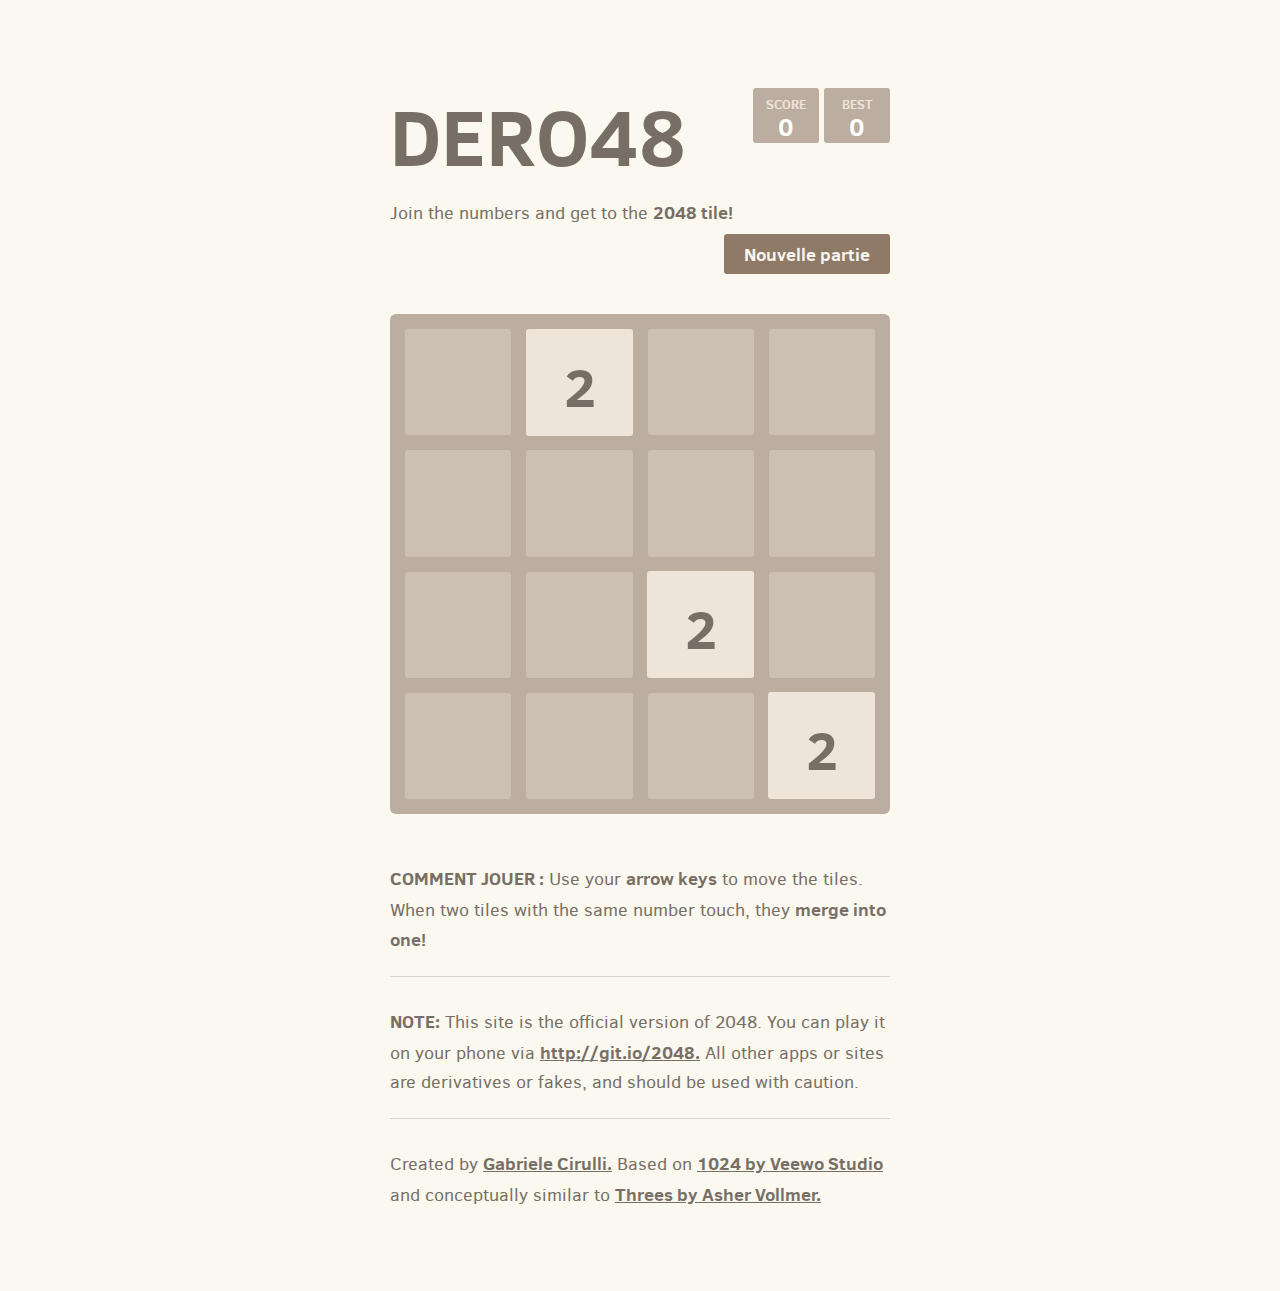
<file: index.html>
<!DOCTYPE html>
<html>
<head>
  <meta charset="utf-8">
  <title>DERO48</title>

  <link href="style/main.css" rel="stylesheet" type="text/css">
  <link rel="shortcut icon" href="favicon.ico">
  <link rel="apple-touch-icon" href="meta/apple-touch-icon.png">
  <meta name="apple-mobile-web-app-capable" content="yes">

  <meta name="HandheldFriendly" content="True">
  <meta name="MobileOptimized" content="320">
  <meta name="viewport" content="width=device-width, target-densitydpi=160dpi, initial-scale=1.0, maximum-scale=1, user-scalable=no, minimal-ui">
</head>
<body>
  <div class="container">
    <div class="heading">
      <h1 class="title">DERO48</h1>
      <div class="scores-container">
        <div class="score-container">0</div>
        <div class="best-container">0</div>
      </div>
    </div>

    <div class="above-game">
      <p class="game-intro">Join the numbers and get to the <strong>2048 tile!</strong></p>
      <a class="restart-button">Nouvelle partie</a>
    </div>

    <div class="game-container">
      <div class="game-message">
        <p></p>
        <div class="lower">
	        <a class="keep-playing-button">Keep going</a>
          <a class="retry-button">On recommence !</a>
        </div>
      </div>

      <div class="grid-container">
        <div class="grid-row">
          <div class="grid-cell"></div>
          <div class="grid-cell"></div>
          <div class="grid-cell"></div>
          <div class="grid-cell"></div>
        </div>
        <div class="grid-row">
          <div class="grid-cell"></div>
          <div class="grid-cell"></div>
          <div class="grid-cell"></div>
          <div class="grid-cell"></div>
        </div>
        <div class="grid-row">
          <div class="grid-cell"></div>
          <div class="grid-cell"></div>
          <div class="grid-cell"></div>
          <div class="grid-cell"></div>
        </div>
        <div class="grid-row">
          <div class="grid-cell"></div>
          <div class="grid-cell"></div>
          <div class="grid-cell"></div>
          <div class="grid-cell"></div>
        </div>
      </div>

      <div class="tile-container">

      </div>
    </div>

    <p class="game-explanation">
      <strong class="important">Comment jouer :</strong> Use your <strong>arrow keys</strong> to move the tiles. When two tiles with the same number touch, they <strong>merge into one!</strong>
    </p>
    <hr>
    <p>
    <strong class="important">Note:</strong> This site is the official version of 2048. You can play it on your phone via <a href="http://git.io/2048">http://git.io/2048.</a> All other apps or sites are derivatives or fakes, and should be used with caution.
    </p>
    <hr>
    <p>
    Created by <a href="http://gabrielecirulli.com" target="_blank">Gabriele Cirulli.</a> Based on <a href="https://itunes.apple.com/us/app/1024!/id823499224" target="_blank">1024 by Veewo Studio</a> and conceptually similar to <a href="http://asherv.com/threes/" target="_blank">Threes by Asher Vollmer.</a>
    </p>
  </div>

  <script src="js/bind_polyfill.js"></script>
  <script src="js/classlist_polyfill.js"></script>
  <script src="js/animframe_polyfill.js"></script>
  <script src="js/keyboard_input_manager.js"></script>
  <script src="js/html_actuator.js"></script>
  <script src="js/grid.js"></script>
  <script src="js/tile.js"></script>
  <script src="js/local_storage_manager.js"></script>
  <script src="js/game_manager.js"></script>
  <script src="js/application.js"></script>
</body>
</html>
</file>
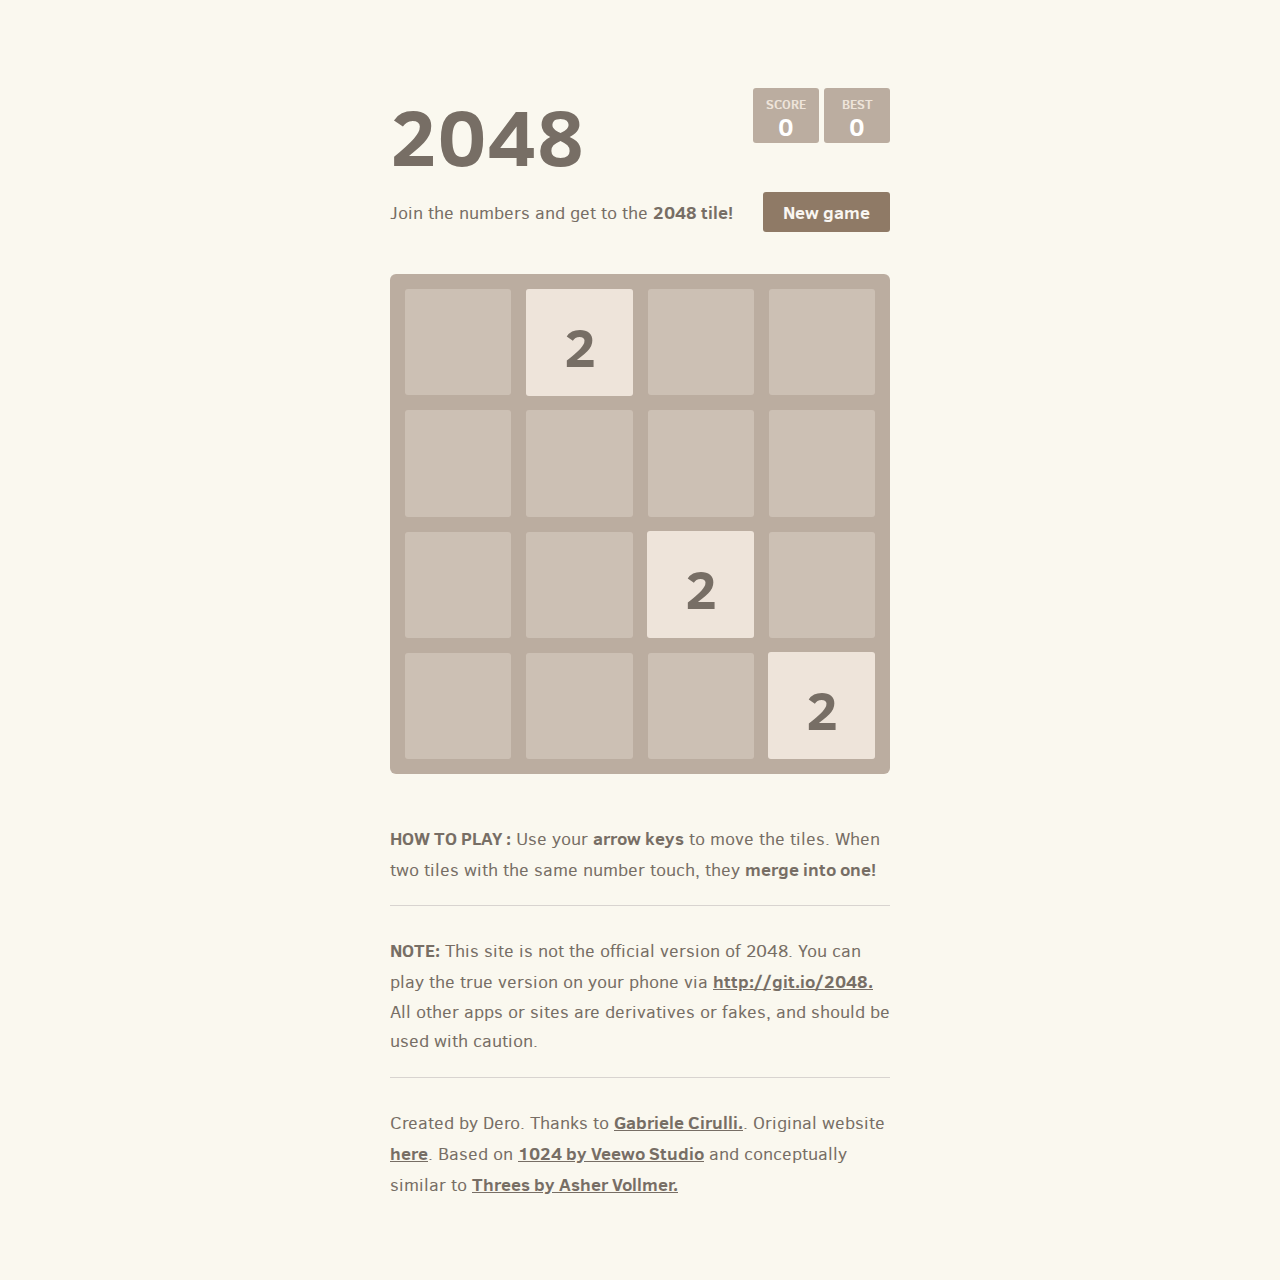
<file: easy/index.html>
<!--

Code ripped off from Gabriele Cirulli, who was nice enough
to MIT-license it. Thank you!

Therefore, these resulting games are also MIT-licensed.

The MIT License (MIT)

Copyright (c) 2014 Gabriele Cirulli

Permission is hereby granted, free of charge, to any person obtaining a copy
of this software and associated documentation files (the "Software"), to deal
in the Software without restriction, including without limitation the rights
to use, copy, modify, merge, publish, distribute, sublicense, and/or sell
copies of the Software, and to permit persons to whom the Software is
furnished to do so, subject to the following conditions:

The above copyright notice and this permission notice shall be included in
all copies or substantial portions of the Software.

THE SOFTWARE IS PROVIDED "AS IS", WITHOUT WARRANTY OF ANY KIND, EXPRESS OR
IMPLIED, INCLUDING BUT NOT LIMITED TO THE WARRANTIES OF MERCHANTABILITY,
FITNESS FOR A PARTICULAR PURPOSE AND NONINFRINGEMENT. IN NO EVENT SHALL THE
AUTHORS OR COPYRIGHT HOLDERS BE LIABLE FOR ANY CLAIM, DAMAGES OR OTHER
LIABILITY, WHETHER IN AN ACTION OF CONTRACT, TORT OR OTHERWISE, ARISING FROM,
OUT OF OR IN CONNECTION WITH THE SOFTWARE OR THE USE OR OTHER DEALINGS IN
THE SOFTWARE.


-->
<!DOCTYPE html>
<html>
<head>
  <meta charset="utf-8">
  <title>2048</title>

  <link href="style/main.css" rel="stylesheet" type="text/css">
  <link rel="shortcut icon" href="favicon.ico">
  <link rel="apple-touch-icon" href="meta/apple-touch-icon.png">
  <meta name="apple-mobile-web-app-capable" content="yes">

  <meta name="HandheldFriendly" content="True">
  <meta name="MobileOptimized" content="320">
  <meta name="viewport" content="width=device-width, target-densitydpi=160dpi, initial-scale=1.0, maximum-scale=1, user-scalable=no, minimal-ui">
</head>
<body>
  <div class="container">
    <div class="heading">
      <h1 class="title">2048</h1>
      <div class="scores-container">
        <div class="score-container">0</div>
        <div class="best-container">0</div>
      </div>
    </div>

    <div class="above-game">
      <p class="game-intro">Join the numbers and get to the <strong>2048 tile!</strong></p>
      <a class="restart-button">New game</a>
    </div>

    <div class="game-container">
      <div class="game-message">
        <p></p>
        <div class="lower">
	        <a class="keep-playing-button">Keep going</a>
          <a class="retry-button">Try again !</a>
        </div>
      </div>

      <div class="grid-container">
        <div class="grid-row">
          <div class="grid-cell"></div>
          <div class="grid-cell"></div>
          <div class="grid-cell"></div>
          <div class="grid-cell"></div>
        </div>
        <div class="grid-row">
          <div class="grid-cell"></div>
          <div class="grid-cell"></div>
          <div class="grid-cell"></div>
          <div class="grid-cell"></div>
        </div>
        <div class="grid-row">
          <div class="grid-cell"></div>
          <div class="grid-cell"></div>
          <div class="grid-cell"></div>
          <div class="grid-cell"></div>
        </div>
        <div class="grid-row">
          <div class="grid-cell"></div>
          <div class="grid-cell"></div>
          <div class="grid-cell"></div>
          <div class="grid-cell"></div>
        </div>
      </div>

      <div class="tile-container">

      </div>
    </div>

    <p class="game-explanation">
      <strong class="important">How to play :</strong> Use your <strong>arrow keys</strong> to move the tiles. When two tiles with the same number touch, they <strong>merge into one!</strong>
    </p>
    <hr>
    <p>
    <strong class="important">Note:</strong> This site is not the official version of 2048. You can play the true version on your phone via <a href="http://git.io/2048">http://git.io/2048.</a> All other apps or sites are derivatives or fakes, and should be used with caution.
    </p>
    <hr>
    <p>
   Created by Dero. Thanks to <a href="http://gabrielecirulli.com" target="_blank">Gabriele Cirulli.</a>. Original website <a href="http://gabrielecirulli.github.io/2048/"> here</a>.  Based on <a href="https://itunes.apple.com/us/app/1024!/id823499224" target="_blank">1024 by Veewo Studio</a> and conceptually similar to <a href="http://asherv.com/threes/" target="_blank">Threes by Asher Vollmer.</a>
    </p>
  </div>

  <script src="js/bind_polyfill.js"></script>
  <script src="js/classlist_polyfill.js"></script>
  <script src="js/animframe_polyfill.js"></script>
  <script src="js/keyboard_input_manager.js"></script>
  <script src="js/html_actuator.js"></script>
  <script src="js/grid.js"></script>
  <script src="js/tile.js"></script>
  <script src="js/local_storage_manager.js"></script>
  <script src="js/game_manager.js"></script>
  <script src="js/application.js"></script>
</body>
</html>
</file>
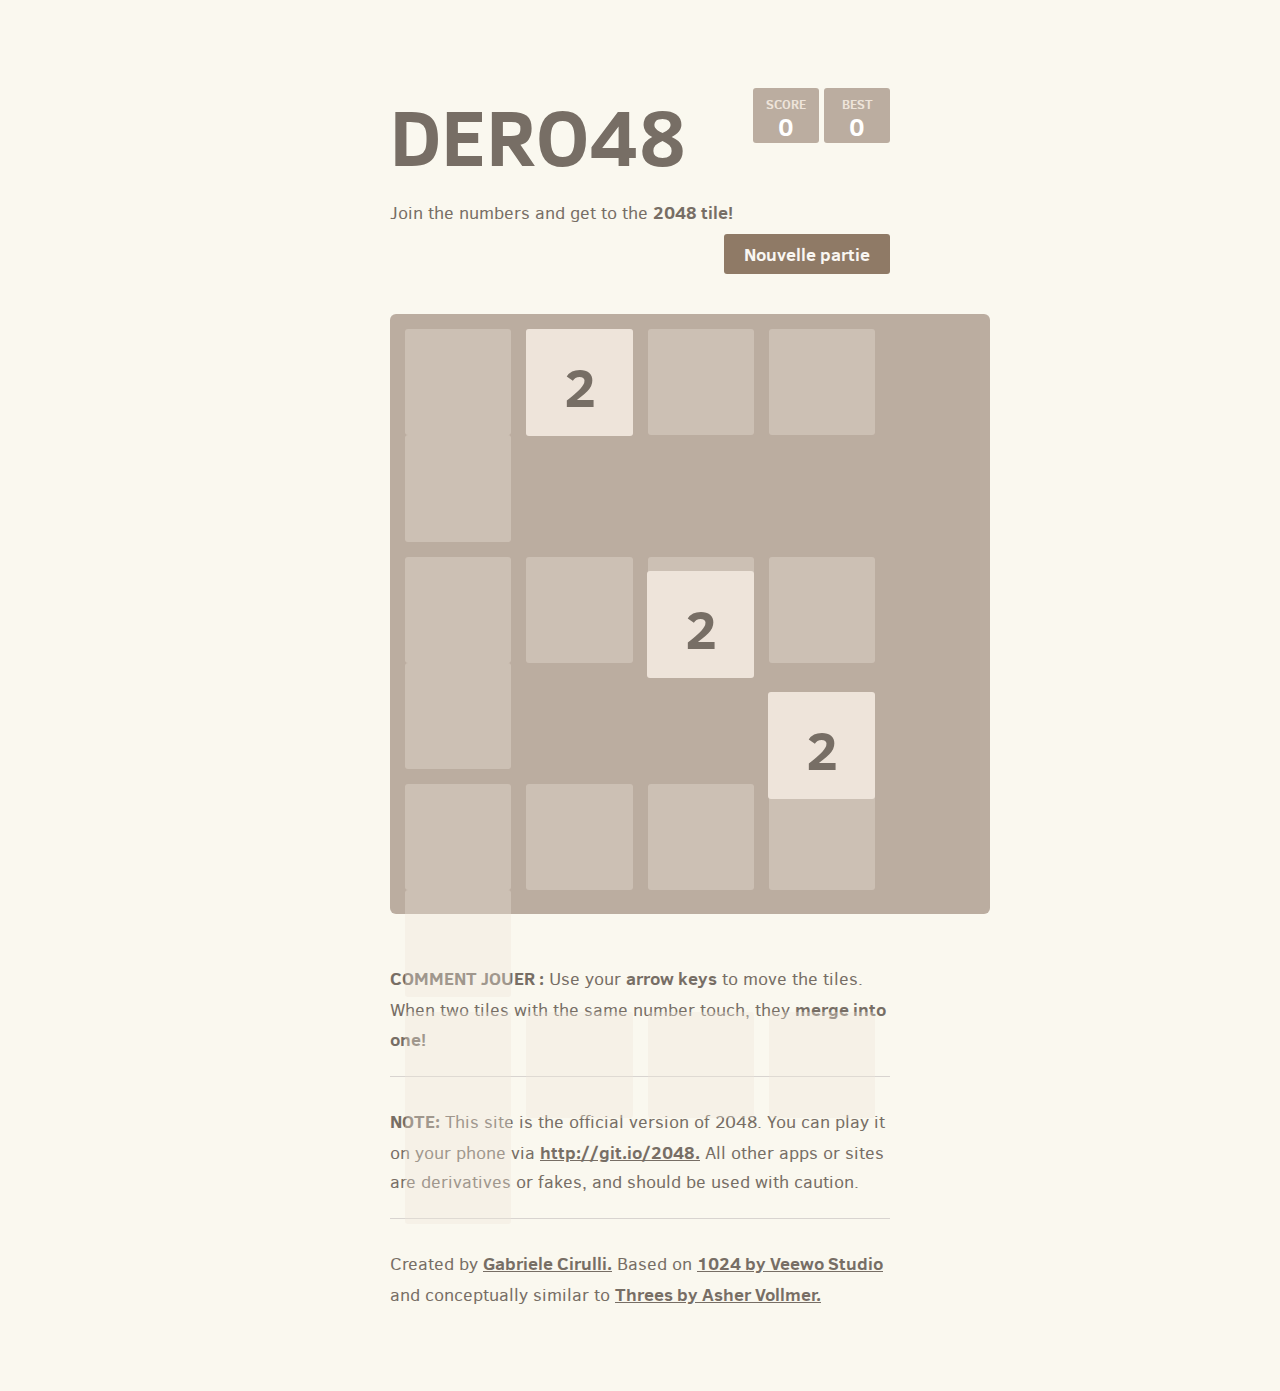
<file: tests/index.html>
<!DOCTYPE html>
<html>
<head>
  <meta charset="utf-8">
  <title>DERO48</title>

  <link href="style/main.css" rel="stylesheet" type="text/css">
  <link rel="shortcut icon" href="favicon.ico">
  <link rel="apple-touch-icon" href="meta/apple-touch-icon.png">
  <meta name="apple-mobile-web-app-capable" content="yes">

  <meta name="HandheldFriendly" content="True">
  <meta name="MobileOptimized" content="320">
  <meta name="viewport" content="width=device-width, target-densitydpi=160dpi, initial-scale=1.0, maximum-scale=1, user-scalable=no, minimal-ui">
</head>
<body>
  <div class="container">
    <div class="heading">
      <h1 class="title">DERO48</h1>
      <div class="scores-container">
        <div class="score-container">0</div>
        <div class="best-container">0</div>
      </div>
    </div>

    <div class="above-game">
      <p class="game-intro">Join the numbers and get to the <strong>2048 tile!</strong></p>
      <a class="restart-button">Nouvelle partie</a>
    </div>

    <div class="game-container">
      <div class="game-message">
        <p></p>
        <div class="lower">
	        <a class="keep-playing-button">Keep going</a>
          <a class="retry-button">On recommence !</a>
        </div>
      </div>

      <div class="grid-container">
        <div class="grid-row">
          <div class="grid-cell"></div>
          <div class="grid-cell"></div>
          <div class="grid-cell"></div>
          <div class="grid-cell"></div>
		  <div class="grid-cell"></div>
        </div>
        <div class="grid-row">
          <div class="grid-cell"></div>
          <div class="grid-cell"></div>
          <div class="grid-cell"></div>
          <div class="grid-cell"></div>
		  <div class="grid-cell"></div>
        </div>
        <div class="grid-row">
          <div class="grid-cell"></div>
          <div class="grid-cell"></div>
          <div class="grid-cell"></div>
          <div class="grid-cell"></div>
		  <div class="grid-cell"></div>
        </div>
        <div class="grid-row">
          <div class="grid-cell"></div>
          <div class="grid-cell"></div>
          <div class="grid-cell"></div>
          <div class="grid-cell"></div>
		  <div class="grid-cell"></div>
        </div>
      </div>

      <div class="tile-container">

      </div>
    </div>

    <p class="game-explanation">
      <strong class="important">Comment jouer :</strong> Use your <strong>arrow keys</strong> to move the tiles. When two tiles with the same number touch, they <strong>merge into one!</strong>
    </p>
    <hr>
    <p>
    <strong class="important">Note:</strong> This site is the official version of 2048. You can play it on your phone via <a href="http://git.io/2048">http://git.io/2048.</a> All other apps or sites are derivatives or fakes, and should be used with caution.
    </p>
    <hr>
    <p>
    Created by <a href="http://gabrielecirulli.com" target="_blank">Gabriele Cirulli.</a> Based on <a href="https://itunes.apple.com/us/app/1024!/id823499224" target="_blank">1024 by Veewo Studio</a> and conceptually similar to <a href="http://asherv.com/threes/" target="_blank">Threes by Asher Vollmer.</a>
    </p>
  </div>

  <script src="js/bind_polyfill.js"></script>
  <script src="js/classlist_polyfill.js"></script>
  <script src="js/animframe_polyfill.js"></script>
  <script src="js/keyboard_input_manager.js"></script>
  <script src="js/html_actuator.js"></script>
  <script src="js/grid.js"></script>
  <script src="js/tile.js"></script>
  <script src="js/local_storage_manager.js"></script>
  <script src="js/game_manager.js"></script>
  <script src="js/application.js"></script>
</body>
</html>
</file>
<file: style/main.css>
@import url(fonts/clear-sans.css);
html, body {
  margin: 0;
  padding: 0;
  background: #faf8ef;
  color: #776e65;
  font-family: "Clear Sans", "Helvetica Neue", Arial, sans-serif;
  font-size: 18px; }

body {
  margin: 80px 0; }

.heading:after {
  content: "";
  display: block;
  clear: both; }

h1.title {
  font-size: 80px;
  font-weight: bold;
  margin: 0;
  display: block;
  float: left; }

@-webkit-keyframes move-up {
  0% {
    top: 25px;
    opacity: 1; }

  100% {
    top: -50px;
    opacity: 0; } }
@-moz-keyframes move-up {
  0% {
    top: 25px;
    opacity: 1; }

  100% {
    top: -50px;
    opacity: 0; } }
@keyframes move-up {
  0% {
    top: 25px;
    opacity: 1; }

  100% {
    top: -50px;
    opacity: 0; } }
.scores-container {
  float: right;
  text-align: right; }

.score-container, .best-container {
  position: relative;
  display: inline-block;
  background: #bbada0;
  padding: 15px 25px;
  font-size: 25px;
  height: 25px;
  line-height: 47px;
  font-weight: bold;
  border-radius: 3px;
  color: white;
  margin-top: 8px;
  text-align: center; }
  .score-container:after, .best-container:after {
    position: absolute;
    width: 100%;
    top: 10px;
    left: 0;
    text-transform: uppercase;
    font-size: 13px;
    line-height: 13px;
    text-align: center;
    color: #eee4da; }
  .score-container .score-addition, .best-container .score-addition {
    position: absolute;
    right: 30px;
    color: red;
    font-size: 25px;
    line-height: 25px;
    font-weight: bold;
    color: rgba(119, 110, 101, 0.9);
    z-index: 100;
    -webkit-animation: move-up 600ms ease-in;
    -moz-animation: move-up 600ms ease-in;
    animation: move-up 600ms ease-in;
    -webkit-animation-fill-mode: both;
    -moz-animation-fill-mode: both;
    animation-fill-mode: both; }

.score-container:after {
  content: "Score"; }

.best-container:after {
  content: "Best"; }

p {
  margin-top: 0;
  margin-bottom: 10px;
  line-height: 1.65; }

a {
  color: #776e65;
  font-weight: bold;
  text-decoration: underline;
  cursor: pointer; }

strong.important {
  text-transform: uppercase; }

hr {
  border: none;
  border-bottom: 1px solid #d8d4d0;
  margin-top: 20px;
  margin-bottom: 30px; }

.container {
  width: 500px;
  margin: 0 auto; }

@-webkit-keyframes fade-in {
  0% {
    opacity: 0; }

  100% {
    opacity: 1; } }
@-moz-keyframes fade-in {
  0% {
    opacity: 0; }

  100% {
    opacity: 1; } }
@keyframes fade-in {
  0% {
    opacity: 0; }

  100% {
    opacity: 1; } }
.game-container {
  margin-top: 40px;
  position: relative;
  padding: 15px;
  cursor: default;
  -webkit-touch-callout: none;
  -ms-touch-callout: none;
  -webkit-user-select: none;
  -moz-user-select: none;
  -ms-user-select: none;
  -ms-touch-action: none;
  touch-action: none;
  background: #bbada0;
  border-radius: 6px;
  width: 500px;
  height: 500px;
  -webkit-box-sizing: border-box;
  -moz-box-sizing: border-box;
  box-sizing: border-box; }
  .game-container .game-message {
    display: none;
    position: absolute;
    top: 0;
    right: 0;
    bottom: 0;
    left: 0;
    background: rgba(238, 228, 218, 0.5);
    z-index: 100;
    text-align: center;
    -webkit-animation: fade-in 800ms ease 1200ms;
    -moz-animation: fade-in 800ms ease 1200ms;
    animation: fade-in 800ms ease 1200ms;
    -webkit-animation-fill-mode: both;
    -moz-animation-fill-mode: both;
    animation-fill-mode: both; }
    .game-container .game-message p {
      font-size: 60px;
      font-weight: bold;
      height: 60px;
      line-height: 60px;
      margin-top: 222px; }
    .game-container .game-message .lower {
      display: block;
      margin-top: 59px; }
    .game-container .game-message a {
      display: inline-block;
      background: #8f7a66;
      border-radius: 3px;
      padding: 0 20px;
      text-decoration: none;
      color: #f9f6f2;
      height: 40px;
      line-height: 42px;
      margin-left: 9px; }
      .game-container .game-message a.keep-playing-button {
        display: none; }
    .game-container .game-message.game-won {
      background: rgba(237, 194, 46, 0.5);
      color: #f9f6f2; }
      .game-container .game-message.game-won a.keep-playing-button {
        display: inline-block; }
    .game-container .game-message.game-won, .game-container .game-message.game-over {
      display: block; }

.grid-container {
  position: absolute;
  z-index: 1; }

.grid-row {
  margin-bottom: 15px; }
  .grid-row:last-child {
    margin-bottom: 0; }
  .grid-row:after {
    content: "";
    display: block;
    clear: both; }

.grid-cell {
  width: 106.25px;
  height: 106.25px;
  margin-right: 15px;
  float: left;
  border-radius: 3px;
  background: rgba(238, 228, 218, 0.35); }
  .grid-cell:last-child {
    margin-right: 0; }

.tile-container {
  position: absolute;
  z-index: 2; }

.tile, .tile .tile-inner {
  width: 107px;
  height: 107px;
  line-height: 116.25px; }
.tile.tile-position-1-1 {
  -webkit-transform: translate(0px, 0px);
  -moz-transform: translate(0px, 0px);
  transform: translate(0px, 0px); }
.tile.tile-position-1-2 {
  -webkit-transform: translate(0px, 121px);
  -moz-transform: translate(0px, 121px);
  transform: translate(0px, 121px); }
.tile.tile-position-1-3 {
  -webkit-transform: translate(0px, 242px);
  -moz-transform: translate(0px, 242px);
  transform: translate(0px, 242px); }
.tile.tile-position-1-4 {
  -webkit-transform: translate(0px, 363px);
  -moz-transform: translate(0px, 363px);
  transform: translate(0px, 363px); }
.tile.tile-position-2-1 {
  -webkit-transform: translate(121px, 0px);
  -moz-transform: translate(121px, 0px);
  transform: translate(121px, 0px); }
.tile.tile-position-2-2 {
  -webkit-transform: translate(121px, 121px);
  -moz-transform: translate(121px, 121px);
  transform: translate(121px, 121px); }
.tile.tile-position-2-3 {
  -webkit-transform: translate(121px, 242px);
  -moz-transform: translate(121px, 242px);
  transform: translate(121px, 242px); }
.tile.tile-position-2-4 {
  -webkit-transform: translate(121px, 363px);
  -moz-transform: translate(121px, 363px);
  transform: translate(121px, 363px); }
.tile.tile-position-3-1 {
  -webkit-transform: translate(242px, 0px);
  -moz-transform: translate(242px, 0px);
  transform: translate(242px, 0px); }
.tile.tile-position-3-2 {
  -webkit-transform: translate(242px, 121px);
  -moz-transform: translate(242px, 121px);
  transform: translate(242px, 121px); }
.tile.tile-position-3-3 {
  -webkit-transform: translate(242px, 242px);
  -moz-transform: translate(242px, 242px);
  transform: translate(242px, 242px); }
.tile.tile-position-3-4 {
  -webkit-transform: translate(242px, 363px);
  -moz-transform: translate(242px, 363px);
  transform: translate(242px, 363px); }
.tile.tile-position-4-1 {
  -webkit-transform: translate(363px, 0px);
  -moz-transform: translate(363px, 0px);
  transform: translate(363px, 0px); }
.tile.tile-position-4-2 {
  -webkit-transform: translate(363px, 121px);
  -moz-transform: translate(363px, 121px);
  transform: translate(363px, 121px); }
.tile.tile-position-4-3 {
  -webkit-transform: translate(363px, 242px);
  -moz-transform: translate(363px, 242px);
  transform: translate(363px, 242px); }
.tile.tile-position-4-4 {
  -webkit-transform: translate(363px, 363px);
  -moz-transform: translate(363px, 363px);
  transform: translate(363px, 363px); }

.tile {
  position: absolute;
  -webkit-transition: 100ms ease-in-out;
  -moz-transition: 100ms ease-in-out;
  transition: 100ms ease-in-out;
  -webkit-transition-property: -webkit-transform;
  -moz-transition-property: -moz-transform;
  transition-property: transform; }
  .tile .tile-inner {
    border-radius: 3px;
    background: #eee4da;
    text-align: center;
    font-weight: bold;
    z-index: 10;
    font-size: 55px; }
  .tile.tile-2 .tile-inner {
    background: #eee4da;
    box-shadow: 0 0 30px 10px rgba(243, 215, 116, 0), inset 0 0 0 1px rgba(255, 255, 255, 0); }
  .tile.tile-4 .tile-inner {
    background: #ede0c8;
    box-shadow: 0 0 30px 10px rgba(243, 215, 116, 0), inset 0 0 0 1px rgba(255, 255, 255, 0); }
  .tile.tile-8 .tile-inner {
    color: #f9f6f2;
    background: #f2b179; }
  .tile.tile-16 .tile-inner {
    color: #f9f6f2;
    background: #f59563; }
  .tile.tile-32 .tile-inner {
    color: #f9f6f2;
    background: #f67c5f; }
  .tile.tile-64 .tile-inner {
    color: #f9f6f2;
    background: #f65e3b; }
  .tile.tile-128 .tile-inner {
    color: #f9f6f2;
    background: #edcf72;
    box-shadow: 0 0 30px 10px rgba(243, 215, 116, 0.2381), inset 0 0 0 1px rgba(255, 255, 255, 0.14286);
    font-size: 45px; }
    @media screen and (max-width: 520px) {
      .tile.tile-128 .tile-inner {
        font-size: 25px; } }
  .tile.tile-256 .tile-inner {
    color: #f9f6f2;
    background: #edcc61;
    box-shadow: 0 0 30px 10px rgba(243, 215, 116, 0.31746), inset 0 0 0 1px rgba(255, 255, 255, 0.19048);
    font-size: 45px; }
    @media screen and (max-width: 520px) {
      .tile.tile-256 .tile-inner {
        font-size: 25px; } }
  .tile.tile-512 .tile-inner {
    color: #f9f6f2;
    background: #edc850;
    box-shadow: 0 0 30px 10px rgba(243, 215, 116, 0.39683), inset 0 0 0 1px rgba(255, 255, 255, 0.2381);
    font-size: 45px; }
    @media screen and (max-width: 520px) {
      .tile.tile-512 .tile-inner {
        font-size: 25px; } }
  .tile.tile-1024 .tile-inner {
    color: #f9f6f2;
    background: #edc53f;
    box-shadow: 0 0 30px 10px rgba(243, 215, 116, 0.47619), inset 0 0 0 1px rgba(255, 255, 255, 0.28571);
    font-size: 35px; }
    @media screen and (max-width: 520px) {
      .tile.tile-1024 .tile-inner {
        font-size: 15px; } }
  .tile.tile-2048 .tile-inner {
    color: #f9f6f2;
    background: #edc22e;
    box-shadow: 0 0 30px 10px rgba(243, 215, 116, 0.55556), inset 0 0 0 1px rgba(255, 255, 255, 0.33333);
    font-size: 35px; }
    @media screen and (max-width: 520px) {
      .tile.tile-2048 .tile-inner {
        font-size: 15px; } }
  .tile.tile-super .tile-inner {
    color: #f9f6f2;
    background: #3c3a32;
    font-size: 30px; }
    @media screen and (max-width: 520px) {
      .tile.tile-super .tile-inner {
        font-size: 10px; } }

@-webkit-keyframes appear {
  0% {
    opacity: 0;
    -webkit-transform: scale(0);
    -moz-transform: scale(0);
    transform: scale(0); }

  100% {
    opacity: 1;
    -webkit-transform: scale(1);
    -moz-transform: scale(1);
    transform: scale(1); } }
@-moz-keyframes appear {
  0% {
    opacity: 0;
    -webkit-transform: scale(0);
    -moz-transform: scale(0);
    transform: scale(0); }

  100% {
    opacity: 1;
    -webkit-transform: scale(1);
    -moz-transform: scale(1);
    transform: scale(1); } }
@keyframes appear {
  0% {
    opacity: 0;
    -webkit-transform: scale(0);
    -moz-transform: scale(0);
    transform: scale(0); }

  100% {
    opacity: 1;
    -webkit-transform: scale(1);
    -moz-transform: scale(1);
    transform: scale(1); } }
.tile-new .tile-inner {
  -webkit-animation: appear 200ms ease 100ms;
  -moz-animation: appear 200ms ease 100ms;
  animation: appear 200ms ease 100ms;
  -webkit-animation-fill-mode: backwards;
  -moz-animation-fill-mode: backwards;
  animation-fill-mode: backwards; }

@-webkit-keyframes pop {
  0% {
    -webkit-transform: scale(0);
    -moz-transform: scale(0);
    transform: scale(0); }

  50% {
    -webkit-transform: scale(1.2);
    -moz-transform: scale(1.2);
    transform: scale(1.2); }

  100% {
    -webkit-transform: scale(1);
    -moz-transform: scale(1);
    transform: scale(1); } }
@-moz-keyframes pop {
  0% {
    -webkit-transform: scale(0);
    -moz-transform: scale(0);
    transform: scale(0); }

  50% {
    -webkit-transform: scale(1.2);
    -moz-transform: scale(1.2);
    transform: scale(1.2); }

  100% {
    -webkit-transform: scale(1);
    -moz-transform: scale(1);
    transform: scale(1); } }
@keyframes pop {
  0% {
    -webkit-transform: scale(0);
    -moz-transform: scale(0);
    transform: scale(0); }

  50% {
    -webkit-transform: scale(1.2);
    -moz-transform: scale(1.2);
    transform: scale(1.2); }

  100% {
    -webkit-transform: scale(1);
    -moz-transform: scale(1);
    transform: scale(1); } }
.tile-merged .tile-inner {
  z-index: 20;
  -webkit-animation: pop 200ms ease 100ms;
  -moz-animation: pop 200ms ease 100ms;
  animation: pop 200ms ease 100ms;
  -webkit-animation-fill-mode: backwards;
  -moz-animation-fill-mode: backwards;
  animation-fill-mode: backwards; }

.above-game:after {
  content: "";
  display: block;
  clear: both; }

.game-intro {
  float: left;
  line-height: 42px;
  margin-bottom: 0; }

.restart-button {
  display: inline-block;
  background: #8f7a66;
  border-radius: 3px;
  padding: 0 20px;
  text-decoration: none;
  color: #f9f6f2;
  height: 40px;
  line-height: 42px;
  display: block;
  text-align: center;
  float: right; }

.game-explanation {
  margin-top: 50px; }

@media screen and (max-width: 520px) {
  html, body {
    font-size: 15px; }

  body {
    margin: 20px 0;
    padding: 0 20px; }

  h1.title {
    font-size: 27px;
    margin-top: 15px; }

  .container {
    width: 280px;
    margin: 0 auto; }

  .score-container, .best-container {
    margin-top: 0;
    padding: 15px 10px;
    min-width: 40px; }

  .heading {
    margin-bottom: 10px; }

  .game-intro {
    width: 55%;
    display: block;
    box-sizing: border-box;
    line-height: 1.65; }

  .restart-button {
    width: 42%;
    padding: 0;
    display: block;
    box-sizing: border-box;
    margin-top: 2px; }

  .game-container {
    margin-top: 17px;
    position: relative;
    padding: 10px;
    cursor: default;
    -webkit-touch-callout: none;
    -ms-touch-callout: none;
    -webkit-user-select: none;
    -moz-user-select: none;
    -ms-user-select: none;
    -ms-touch-action: none;
    touch-action: none;
    background: #bbada0;
    border-radius: 6px;
    width: 280px;
    height: 280px;
    -webkit-box-sizing: border-box;
    -moz-box-sizing: border-box;
    box-sizing: border-box; }
    .game-container .game-message {
      display: none;
      position: absolute;
      top: 0;
      right: 0;
      bottom: 0;
      left: 0;
      background: rgba(238, 228, 218, 0.5);
      z-index: 100;
      text-align: center;
      -webkit-animation: fade-in 800ms ease 1200ms;
      -moz-animation: fade-in 800ms ease 1200ms;
      animation: fade-in 800ms ease 1200ms;
      -webkit-animation-fill-mode: both;
      -moz-animation-fill-mode: both;
      animation-fill-mode: both; }
      .game-container .game-message p {
        font-size: 60px;
        font-weight: bold;
        height: 60px;
        line-height: 60px;
        margin-top: 222px; }
      .game-container .game-message .lower {
        display: block;
        margin-top: 59px; }
      .game-container .game-message a {
        display: inline-block;
        background: #8f7a66;
        border-radius: 3px;
        padding: 0 20px;
        text-decoration: none;
        color: #f9f6f2;
        height: 40px;
        line-height: 42px;
        margin-left: 9px; }
        .game-container .game-message a.keep-playing-button {
          display: none; }
      .game-container .game-message.game-won {
        background: rgba(237, 194, 46, 0.5);
        color: #f9f6f2; }
        .game-container .game-message.game-won a.keep-playing-button {
          display: inline-block; }
      .game-container .game-message.game-won, .game-container .game-message.game-over {
        display: block; }

  .grid-container {
    position: absolute;
    z-index: 1; }

  .grid-row {
    margin-bottom: 10px; }
    .grid-row:last-child {
      margin-bottom: 0; }
    .grid-row:after {
      content: "";
      display: block;
      clear: both; }

  .grid-cell {
    width: 57.5px;
    height: 57.5px;
    margin-right: 10px;
    float: left;
    border-radius: 3px;
    background: rgba(238, 228, 218, 0.35); }
    .grid-cell:last-child {
      margin-right: 0; }

  .tile-container {
    position: absolute;
    z-index: 2; }

  .tile, .tile .tile-inner {
    width: 58px;
    height: 58px;
    line-height: 67.5px; }
  .tile.tile-position-1-1 {
    -webkit-transform: translate(0px, 0px);
    -moz-transform: translate(0px, 0px);
    transform: translate(0px, 0px); }
  .tile.tile-position-1-2 {
    -webkit-transform: translate(0px, 67px);
    -moz-transform: translate(0px, 67px);
    transform: translate(0px, 67px); }
  .tile.tile-position-1-3 {
    -webkit-transform: translate(0px, 135px);
    -moz-transform: translate(0px, 135px);
    transform: translate(0px, 135px); }
  .tile.tile-position-1-4 {
    -webkit-transform: translate(0px, 202px);
    -moz-transform: translate(0px, 202px);
    transform: translate(0px, 202px); }
  .tile.tile-position-2-1 {
    -webkit-transform: translate(67px, 0px);
    -moz-transform: translate(67px, 0px);
    transform: translate(67px, 0px); }
  .tile.tile-position-2-2 {
    -webkit-transform: translate(67px, 67px);
    -moz-transform: translate(67px, 67px);
    transform: translate(67px, 67px); }
  .tile.tile-position-2-3 {
    -webkit-transform: translate(67px, 135px);
    -moz-transform: translate(67px, 135px);
    transform: translate(67px, 135px); }
  .tile.tile-position-2-4 {
    -webkit-transform: translate(67px, 202px);
    -moz-transform: translate(67px, 202px);
    transform: translate(67px, 202px); }
  .tile.tile-position-3-1 {
    -webkit-transform: translate(135px, 0px);
    -moz-transform: translate(135px, 0px);
    transform: translate(135px, 0px); }
  .tile.tile-position-3-2 {
    -webkit-transform: translate(135px, 67px);
    -moz-transform: translate(135px, 67px);
    transform: translate(135px, 67px); }
  .tile.tile-position-3-3 {
    -webkit-transform: translate(135px, 135px);
    -moz-transform: translate(135px, 135px);
    transform: translate(135px, 135px); }
  .tile.tile-position-3-4 {
    -webkit-transform: translate(135px, 202px);
    -moz-transform: translate(135px, 202px);
    transform: translate(135px, 202px); }
  .tile.tile-position-4-1 {
    -webkit-transform: translate(202px, 0px);
    -moz-transform: translate(202px, 0px);
    transform: translate(202px, 0px); }
  .tile.tile-position-4-2 {
    -webkit-transform: translate(202px, 67px);
    -moz-transform: translate(202px, 67px);
    transform: translate(202px, 67px); }
  .tile.tile-position-4-3 {
    -webkit-transform: translate(202px, 135px);
    -moz-transform: translate(202px, 135px);
    transform: translate(202px, 135px); }
  .tile.tile-position-4-4 {
    -webkit-transform: translate(202px, 202px);
    -moz-transform: translate(202px, 202px);
    transform: translate(202px, 202px); }

  .tile .tile-inner {
    font-size: 35px; }

  .game-message p {
    font-size: 30px !important;
    height: 30px !important;
    line-height: 30px !important;
    margin-top: 90px !important; }
  .game-message .lower {
    margin-top: 30px !important; } }
</file>
<file: easy/style/main.css>
@import url(fonts/clear-sans.css);
html, body {
  margin: 0;
  padding: 0;
  background: #faf8ef;
  color: #776e65;
  font-family: "Clear Sans", "Helvetica Neue", Arial, sans-serif;
  font-size: 18px; }

body {
  margin: 80px 0; }

.heading:after {
  content: "";
  display: block;
  clear: both; }

h1.title {
  font-size: 80px;
  font-weight: bold;
  margin: 0;
  display: block;
  float: left; }

@-webkit-keyframes move-up {
  0% {
    top: 25px;
    opacity: 1; }

  100% {
    top: -50px;
    opacity: 0; } }
@-moz-keyframes move-up {
  0% {
    top: 25px;
    opacity: 1; }

  100% {
    top: -50px;
    opacity: 0; } }
@keyframes move-up {
  0% {
    top: 25px;
    opacity: 1; }

  100% {
    top: -50px;
    opacity: 0; } }
.scores-container {
  float: right;
  text-align: right; }

.score-container, .best-container {
  position: relative;
  display: inline-block;
  background: #bbada0;
  padding: 15px 25px;
  font-size: 25px;
  height: 25px;
  line-height: 47px;
  font-weight: bold;
  border-radius: 3px;
  color: white;
  margin-top: 8px;
  text-align: center; }
  .score-container:after, .best-container:after {
    position: absolute;
    width: 100%;
    top: 10px;
    left: 0;
    text-transform: uppercase;
    font-size: 13px;
    line-height: 13px;
    text-align: center;
    color: #eee4da; }
  .score-container .score-addition, .best-container .score-addition {
    position: absolute;
    right: 30px;
    color: red;
    font-size: 25px;
    line-height: 25px;
    font-weight: bold;
    color: rgba(119, 110, 101, 0.9);
    z-index: 100;
    -webkit-animation: move-up 600ms ease-in;
    -moz-animation: move-up 600ms ease-in;
    animation: move-up 600ms ease-in;
    -webkit-animation-fill-mode: both;
    -moz-animation-fill-mode: both;
    animation-fill-mode: both; }

.score-container:after {
  content: "Score"; }

.best-container:after {
  content: "Best"; }

p {
  margin-top: 0;
  margin-bottom: 10px;
  line-height: 1.65; }

a {
  color: #776e65;
  font-weight: bold;
  text-decoration: underline;
  cursor: pointer; }

strong.important {
  text-transform: uppercase; }

hr {
  border: none;
  border-bottom: 1px solid #d8d4d0;
  margin-top: 20px;
  margin-bottom: 30px; }

.container {
  width: 500px;
  margin: 0 auto; }

@-webkit-keyframes fade-in {
  0% {
    opacity: 0; }

  100% {
    opacity: 1; } }
@-moz-keyframes fade-in {
  0% {
    opacity: 0; }

  100% {
    opacity: 1; } }
@keyframes fade-in {
  0% {
    opacity: 0; }

  100% {
    opacity: 1; } }
.game-container {
  margin-top: 40px;
  position: relative;
  padding: 15px;
  cursor: default;
  -webkit-touch-callout: none;
  -ms-touch-callout: none;
  -webkit-user-select: none;
  -moz-user-select: none;
  -ms-user-select: none;
  -ms-touch-action: none;
  touch-action: none;
  background: #bbada0;
  border-radius: 6px;
  width: 500px;
  height: 500px;
  -webkit-box-sizing: border-box;
  -moz-box-sizing: border-box;
  box-sizing: border-box; }
  .game-container .game-message {
    display: none;
    position: absolute;
    top: 0;
    right: 0;
    bottom: 0;
    left: 0;
    background: rgba(238, 228, 218, 0.5);
    z-index: 100;
    text-align: center;
    -webkit-animation: fade-in 800ms ease 1200ms;
    -moz-animation: fade-in 800ms ease 1200ms;
    animation: fade-in 800ms ease 1200ms;
    -webkit-animation-fill-mode: both;
    -moz-animation-fill-mode: both;
    animation-fill-mode: both; }
    .game-container .game-message p {
      font-size: 60px;
      font-weight: bold;
      height: 60px;
      line-height: 60px;
      margin-top: 222px; }
    .game-container .game-message .lower {
      display: block;
      margin-top: 59px; }
    .game-container .game-message a {
      display: inline-block;
      background: #8f7a66;
      border-radius: 3px;
      padding: 0 20px;
      text-decoration: none;
      color: #f9f6f2;
      height: 40px;
      line-height: 42px;
      margin-left: 9px; }
      .game-container .game-message a.keep-playing-button {
        display: none; }
    .game-container .game-message.game-won {
      background: rgba(237, 194, 46, 0.5);
      color: #f9f6f2; }
      .game-container .game-message.game-won a.keep-playing-button {
        display: inline-block; }
    .game-container .game-message.game-won, .game-container .game-message.game-over {
      display: block; }

.grid-container {
  position: absolute;
  z-index: 1; }

.grid-row {
  margin-bottom: 15px; }
  .grid-row:last-child {
    margin-bottom: 0; }
  .grid-row:after {
    content: "";
    display: block;
    clear: both; }

.grid-cell {
  width: 106.25px;
  height: 106.25px;
  margin-right: 15px;
  float: left;
  border-radius: 3px;
  background: rgba(238, 228, 218, 0.35); }
  .grid-cell:last-child {
    margin-right: 0; }

.tile-container {
  position: absolute;
  z-index: 2; }

.tile, .tile .tile-inner {
  width: 107px;
  height: 107px;
  line-height: 116.25px; }
.tile.tile-position-1-1 {
  -webkit-transform: translate(0px, 0px);
  -moz-transform: translate(0px, 0px);
  transform: translate(0px, 0px); }
.tile.tile-position-1-2 {
  -webkit-transform: translate(0px, 121px);
  -moz-transform: translate(0px, 121px);
  transform: translate(0px, 121px); }
.tile.tile-position-1-3 {
  -webkit-transform: translate(0px, 242px);
  -moz-transform: translate(0px, 242px);
  transform: translate(0px, 242px); }
.tile.tile-position-1-4 {
  -webkit-transform: translate(0px, 363px);
  -moz-transform: translate(0px, 363px);
  transform: translate(0px, 363px); }
.tile.tile-position-2-1 {
  -webkit-transform: translate(121px, 0px);
  -moz-transform: translate(121px, 0px);
  transform: translate(121px, 0px); }
.tile.tile-position-2-2 {
  -webkit-transform: translate(121px, 121px);
  -moz-transform: translate(121px, 121px);
  transform: translate(121px, 121px); }
.tile.tile-position-2-3 {
  -webkit-transform: translate(121px, 242px);
  -moz-transform: translate(121px, 242px);
  transform: translate(121px, 242px); }
.tile.tile-position-2-4 {
  -webkit-transform: translate(121px, 363px);
  -moz-transform: translate(121px, 363px);
  transform: translate(121px, 363px); }
.tile.tile-position-3-1 {
  -webkit-transform: translate(242px, 0px);
  -moz-transform: translate(242px, 0px);
  transform: translate(242px, 0px); }
.tile.tile-position-3-2 {
  -webkit-transform: translate(242px, 121px);
  -moz-transform: translate(242px, 121px);
  transform: translate(242px, 121px); }
.tile.tile-position-3-3 {
  -webkit-transform: translate(242px, 242px);
  -moz-transform: translate(242px, 242px);
  transform: translate(242px, 242px); }
.tile.tile-position-3-4 {
  -webkit-transform: translate(242px, 363px);
  -moz-transform: translate(242px, 363px);
  transform: translate(242px, 363px); }
.tile.tile-position-4-1 {
  -webkit-transform: translate(363px, 0px);
  -moz-transform: translate(363px, 0px);
  transform: translate(363px, 0px); }
.tile.tile-position-4-2 {
  -webkit-transform: translate(363px, 121px);
  -moz-transform: translate(363px, 121px);
  transform: translate(363px, 121px); }
.tile.tile-position-4-3 {
  -webkit-transform: translate(363px, 242px);
  -moz-transform: translate(363px, 242px);
  transform: translate(363px, 242px); }
.tile.tile-position-4-4 {
  -webkit-transform: translate(363px, 363px);
  -moz-transform: translate(363px, 363px);
  transform: translate(363px, 363px); }

.tile {
  position: absolute;
  -webkit-transition: 100ms ease-in-out;
  -moz-transition: 100ms ease-in-out;
  transition: 100ms ease-in-out;
  -webkit-transition-property: -webkit-transform;
  -moz-transition-property: -moz-transform;
  transition-property: transform; }
  .tile .tile-inner {
    border-radius: 3px;
    background: #eee4da;
    text-align: center;
    font-weight: bold;
    z-index: 10;
    font-size: 55px; }
  .tile.tile-2 .tile-inner {
    background: #eee4da;
    box-shadow: 0 0 30px 10px rgba(243, 215, 116, 0), inset 0 0 0 1px rgba(255, 255, 255, 0); }
  .tile.tile-4 .tile-inner {
    background: #ede0c8;
    box-shadow: 0 0 30px 10px rgba(243, 215, 116, 0), inset 0 0 0 1px rgba(255, 255, 255, 0); }
  .tile.tile-8 .tile-inner {
    color: #f9f6f2;
    background: #f2b179; }
  .tile.tile-16 .tile-inner {
    color: #f9f6f2;
    background: #f59563; }
  .tile.tile-32 .tile-inner {
    color: #f9f6f2;
    background: #f67c5f; }
  .tile.tile-64 .tile-inner {
    color: #f9f6f2;
    background: #f65e3b; }
  .tile.tile-128 .tile-inner {
    color: #f9f6f2;
    background: #edcf72;
    box-shadow: 0 0 30px 10px rgba(243, 215, 116, 0.2381), inset 0 0 0 1px rgba(255, 255, 255, 0.14286);
    font-size: 45px; }
    @media screen and (max-width: 520px) {
      .tile.tile-128 .tile-inner {
        font-size: 25px; } }
  .tile.tile-256 .tile-inner {
    color: #f9f6f2;
    background: #edcc61;
    box-shadow: 0 0 30px 10px rgba(243, 215, 116, 0.31746), inset 0 0 0 1px rgba(255, 255, 255, 0.19048);
    font-size: 45px; }
    @media screen and (max-width: 520px) {
      .tile.tile-256 .tile-inner {
        font-size: 25px; } }
  .tile.tile-512 .tile-inner {
    color: #f9f6f2;
    background: #edc850;
    box-shadow: 0 0 30px 10px rgba(243, 215, 116, 0.39683), inset 0 0 0 1px rgba(255, 255, 255, 0.2381);
    font-size: 45px; }
    @media screen and (max-width: 520px) {
      .tile.tile-512 .tile-inner {
        font-size: 25px; } }
  .tile.tile-1024 .tile-inner {
    color: #f9f6f2;
    background: #edc53f;
    box-shadow: 0 0 30px 10px rgba(243, 215, 116, 0.47619), inset 0 0 0 1px rgba(255, 255, 255, 0.28571);
    font-size: 35px; }
    @media screen and (max-width: 520px) {
      .tile.tile-1024 .tile-inner {
        font-size: 15px; } }
  .tile.tile-2048 .tile-inner {
    color: #f9f6f2;
    background: #edc22e;
    box-shadow: 0 0 30px 10px rgba(243, 215, 116, 0.55556), inset 0 0 0 1px rgba(255, 255, 255, 0.33333);
    font-size: 35px; }
    @media screen and (max-width: 520px) {
      .tile.tile-2048 .tile-inner {
        font-size: 15px; } }
  .tile.tile-super .tile-inner {
    color: #f9f6f2;
    background: #3c3a32;
    font-size: 30px; }
    @media screen and (max-width: 520px) {
      .tile.tile-super .tile-inner {
        font-size: 10px; } }

@-webkit-keyframes appear {
  0% {
    opacity: 0;
    -webkit-transform: scale(0);
    -moz-transform: scale(0);
    transform: scale(0); }

  100% {
    opacity: 1;
    -webkit-transform: scale(1);
    -moz-transform: scale(1);
    transform: scale(1); } }
@-moz-keyframes appear {
  0% {
    opacity: 0;
    -webkit-transform: scale(0);
    -moz-transform: scale(0);
    transform: scale(0); }

  100% {
    opacity: 1;
    -webkit-transform: scale(1);
    -moz-transform: scale(1);
    transform: scale(1); } }
@keyframes appear {
  0% {
    opacity: 0;
    -webkit-transform: scale(0);
    -moz-transform: scale(0);
    transform: scale(0); }

  100% {
    opacity: 1;
    -webkit-transform: scale(1);
    -moz-transform: scale(1);
    transform: scale(1); } }
.tile-new .tile-inner {
  -webkit-animation: appear 200ms ease 100ms;
  -moz-animation: appear 200ms ease 100ms;
  animation: appear 200ms ease 100ms;
  -webkit-animation-fill-mode: backwards;
  -moz-animation-fill-mode: backwards;
  animation-fill-mode: backwards; }

@-webkit-keyframes pop {
  0% {
    -webkit-transform: scale(0);
    -moz-transform: scale(0);
    transform: scale(0); }

  50% {
    -webkit-transform: scale(1.2);
    -moz-transform: scale(1.2);
    transform: scale(1.2); }

  100% {
    -webkit-transform: scale(1);
    -moz-transform: scale(1);
    transform: scale(1); } }
@-moz-keyframes pop {
  0% {
    -webkit-transform: scale(0);
    -moz-transform: scale(0);
    transform: scale(0); }

  50% {
    -webkit-transform: scale(1.2);
    -moz-transform: scale(1.2);
    transform: scale(1.2); }

  100% {
    -webkit-transform: scale(1);
    -moz-transform: scale(1);
    transform: scale(1); } }
@keyframes pop {
  0% {
    -webkit-transform: scale(0);
    -moz-transform: scale(0);
    transform: scale(0); }

  50% {
    -webkit-transform: scale(1.2);
    -moz-transform: scale(1.2);
    transform: scale(1.2); }

  100% {
    -webkit-transform: scale(1);
    -moz-transform: scale(1);
    transform: scale(1); } }
.tile-merged .tile-inner {
  z-index: 20;
  -webkit-animation: pop 200ms ease 100ms;
  -moz-animation: pop 200ms ease 100ms;
  animation: pop 200ms ease 100ms;
  -webkit-animation-fill-mode: backwards;
  -moz-animation-fill-mode: backwards;
  animation-fill-mode: backwards; }

.above-game:after {
  content: "";
  display: block;
  clear: both; }

.game-intro {
  float: left;
  line-height: 42px;
  margin-bottom: 0; }

.restart-button {
  display: inline-block;
  background: #8f7a66;
  border-radius: 3px;
  padding: 0 20px;
  text-decoration: none;
  color: #f9f6f2;
  height: 40px;
  line-height: 42px;
  display: block;
  text-align: center;
  float: right; }

.game-explanation {
  margin-top: 50px; }

@media screen and (max-width: 520px) {
  html, body {
    font-size: 15px; }

  body {
    margin: 20px 0;
    padding: 0 20px; }

  h1.title {
    font-size: 27px;
    margin-top: 15px; }

  .container {
    width: 280px;
    margin: 0 auto; }

  .score-container, .best-container {
    margin-top: 0;
    padding: 15px 10px;
    min-width: 40px; }

  .heading {
    margin-bottom: 10px; }

  .game-intro {
    width: 55%;
    display: block;
    box-sizing: border-box;
    line-height: 1.65; }

  .restart-button {
    width: 42%;
    padding: 0;
    display: block;
    box-sizing: border-box;
    margin-top: 2px; }

  .game-container {
    margin-top: 17px;
    position: relative;
    padding: 10px;
    cursor: default;
    -webkit-touch-callout: none;
    -ms-touch-callout: none;
    -webkit-user-select: none;
    -moz-user-select: none;
    -ms-user-select: none;
    -ms-touch-action: none;
    touch-action: none;
    background: #bbada0;
    border-radius: 6px;
    width: 280px;
    height: 280px;
    -webkit-box-sizing: border-box;
    -moz-box-sizing: border-box;
    box-sizing: border-box; }
    .game-container .game-message {
      display: none;
      position: absolute;
      top: 0;
      right: 0;
      bottom: 0;
      left: 0;
      background: rgba(238, 228, 218, 0.5);
      z-index: 100;
      text-align: center;
      -webkit-animation: fade-in 800ms ease 1200ms;
      -moz-animation: fade-in 800ms ease 1200ms;
      animation: fade-in 800ms ease 1200ms;
      -webkit-animation-fill-mode: both;
      -moz-animation-fill-mode: both;
      animation-fill-mode: both; }
      .game-container .game-message p {
        font-size: 60px;
        font-weight: bold;
        height: 60px;
        line-height: 60px;
        margin-top: 222px; }
      .game-container .game-message .lower {
        display: block;
        margin-top: 59px; }
      .game-container .game-message a {
        display: inline-block;
        background: #8f7a66;
        border-radius: 3px;
        padding: 0 20px;
        text-decoration: none;
        color: #f9f6f2;
        height: 40px;
        line-height: 42px;
        margin-left: 9px; }
        .game-container .game-message a.keep-playing-button {
          display: none; }
      .game-container .game-message.game-won {
        background: rgba(237, 194, 46, 0.5);
        color: #f9f6f2; }
        .game-container .game-message.game-won a.keep-playing-button {
          display: inline-block; }
      .game-container .game-message.game-won, .game-container .game-message.game-over {
        display: block; }

  .grid-container {
    position: absolute;
    z-index: 1; }

  .grid-row {
    margin-bottom: 10px; }
    .grid-row:last-child {
      margin-bottom: 0; }
    .grid-row:after {
      content: "";
      display: block;
      clear: both; }

  .grid-cell {
    width: 57.5px;
    height: 57.5px;
    margin-right: 10px;
    float: left;
    border-radius: 3px;
    background: rgba(238, 228, 218, 0.35); }
    .grid-cell:last-child {
      margin-right: 0; }

  .tile-container {
    position: absolute;
    z-index: 2; }

  .tile, .tile .tile-inner {
    width: 58px;
    height: 58px;
    line-height: 67.5px; }
  .tile.tile-position-1-1 {
    -webkit-transform: translate(0px, 0px);
    -moz-transform: translate(0px, 0px);
    transform: translate(0px, 0px); }
  .tile.tile-position-1-2 {
    -webkit-transform: translate(0px, 67px);
    -moz-transform: translate(0px, 67px);
    transform: translate(0px, 67px); }
  .tile.tile-position-1-3 {
    -webkit-transform: translate(0px, 135px);
    -moz-transform: translate(0px, 135px);
    transform: translate(0px, 135px); }
  .tile.tile-position-1-4 {
    -webkit-transform: translate(0px, 202px);
    -moz-transform: translate(0px, 202px);
    transform: translate(0px, 202px); }
  .tile.tile-position-2-1 {
    -webkit-transform: translate(67px, 0px);
    -moz-transform: translate(67px, 0px);
    transform: translate(67px, 0px); }
  .tile.tile-position-2-2 {
    -webkit-transform: translate(67px, 67px);
    -moz-transform: translate(67px, 67px);
    transform: translate(67px, 67px); }
  .tile.tile-position-2-3 {
    -webkit-transform: translate(67px, 135px);
    -moz-transform: translate(67px, 135px);
    transform: translate(67px, 135px); }
  .tile.tile-position-2-4 {
    -webkit-transform: translate(67px, 202px);
    -moz-transform: translate(67px, 202px);
    transform: translate(67px, 202px); }
  .tile.tile-position-3-1 {
    -webkit-transform: translate(135px, 0px);
    -moz-transform: translate(135px, 0px);
    transform: translate(135px, 0px); }
  .tile.tile-position-3-2 {
    -webkit-transform: translate(135px, 67px);
    -moz-transform: translate(135px, 67px);
    transform: translate(135px, 67px); }
  .tile.tile-position-3-3 {
    -webkit-transform: translate(135px, 135px);
    -moz-transform: translate(135px, 135px);
    transform: translate(135px, 135px); }
  .tile.tile-position-3-4 {
    -webkit-transform: translate(135px, 202px);
    -moz-transform: translate(135px, 202px);
    transform: translate(135px, 202px); }
  .tile.tile-position-4-1 {
    -webkit-transform: translate(202px, 0px);
    -moz-transform: translate(202px, 0px);
    transform: translate(202px, 0px); }
  .tile.tile-position-4-2 {
    -webkit-transform: translate(202px, 67px);
    -moz-transform: translate(202px, 67px);
    transform: translate(202px, 67px); }
  .tile.tile-position-4-3 {
    -webkit-transform: translate(202px, 135px);
    -moz-transform: translate(202px, 135px);
    transform: translate(202px, 135px); }
  .tile.tile-position-4-4 {
    -webkit-transform: translate(202px, 202px);
    -moz-transform: translate(202px, 202px);
    transform: translate(202px, 202px); }

  .tile .tile-inner {
    font-size: 35px; }

  .game-message p {
    font-size: 30px !important;
    height: 30px !important;
    line-height: 30px !important;
    margin-top: 90px !important; }
  .game-message .lower {
    margin-top: 30px !important; } }
</file>
<file: tests/style/main.css>
@import url(fonts/clear-sans.css);
html, body {
  margin: 0;
  padding: 0;
  background: #faf8ef;
  color: #776e65;
  font-family: "Clear Sans", "Helvetica Neue", Arial, sans-serif;
  font-size: 18px; }

body {
  margin: 80px 0; }

.heading:after {
  content: "";
  display: block;
  clear: both; }

h1.title {
  font-size: 80px;
  font-weight: bold;
  margin: 0;
  display: block;
  float: left; }

@-webkit-keyframes move-up {
  0% {
    top: 25px;
    opacity: 1; }

  100% {
    top: -50px;
    opacity: 0; } }
@-moz-keyframes move-up {
  0% {
    top: 25px;
    opacity: 1; }

  100% {
    top: -50px;
    opacity: 0; } }
@keyframes move-up {
  0% {
    top: 25px;
    opacity: 1; }

  100% {
    top: -50px;
    opacity: 0; } }
.scores-container {
  float: right;
  text-align: right; }

.score-container, .best-container {
  position: relative;
  display: inline-block;
  background: #bbada0;
  padding: 15px 25px;
  font-size: 25px;
  height: 25px;
  line-height: 47px;
  font-weight: bold;
  border-radius: 3px;
  color: white;
  margin-top: 8px;
  text-align: center; }
  .score-container:after, .best-container:after {
    position: absolute;
    width: 100%;
    top: 10px;
    left: 0;
    text-transform: uppercase;
    font-size: 13px;
    line-height: 13px;
    text-align: center;
    color: #eee4da; }
  .score-container .score-addition, .best-container .score-addition {
    position: absolute;
    right: 30px;
    color: red;
    font-size: 25px;
    line-height: 25px;
    font-weight: bold;
    color: rgba(119, 110, 101, 0.9);
    z-index: 100;
    -webkit-animation: move-up 600ms ease-in;
    -moz-animation: move-up 600ms ease-in;
    animation: move-up 600ms ease-in;
    -webkit-animation-fill-mode: both;
    -moz-animation-fill-mode: both;
    animation-fill-mode: both; }

.score-container:after {
  content: "Score"; }

.best-container:after {
  content: "Best"; }

p {
  margin-top: 0;
  margin-bottom: 10px;
  line-height: 1.65; }

a {
  color: #776e65;
  font-weight: bold;
  text-decoration: underline;
  cursor: pointer; }

strong.important {
  text-transform: uppercase; }

hr {
  border: none;
  border-bottom: 1px solid #d8d4d0;
  margin-top: 20px;
  margin-bottom: 30px; }

.container {
  width: 500px;
  margin: 0 auto; }

@-webkit-keyframes fade-in {
  0% {
    opacity: 0; }

  100% {
    opacity: 1; } }
@-moz-keyframes fade-in {
  0% {
    opacity: 0; }

  100% {
    opacity: 1; } }
@keyframes fade-in {
  0% {
    opacity: 0; }

  100% {
    opacity: 1; } }
.game-container {
  margin-top: 40px;
  position: relative;
  padding: 15px;
  cursor: default;
  -webkit-touch-callout: none;
  -ms-touch-callout: none;
  -webkit-user-select: none;
  -moz-user-select: none;
  -ms-user-select: none;
  -ms-touch-action: none;
  touch-action: none;
  background: #bbada0;
  border-radius: 6px;
  width: 600px;
  height: 600px;
  -webkit-box-sizing: border-box;
  -moz-box-sizing: border-box;
  box-sizing: border-box; }
  .game-container .game-message {
    display: none;
    position: absolute;
    top: 0;
    right: 0;
    bottom: 0;
    left: 0;
    background: rgba(238, 228, 218, 0.5);
    z-index: 100;
    text-align: center;
    -webkit-animation: fade-in 800ms ease 1200ms;
    -moz-animation: fade-in 800ms ease 1200ms;
    animation: fade-in 800ms ease 1200ms;
    -webkit-animation-fill-mode: both;
    -moz-animation-fill-mode: both;
    animation-fill-mode: both; }
    .game-container .game-message p {
      font-size: 60px;
      font-weight: bold;
      height: 60px;
      line-height: 60px;
      margin-top: 222px; }
    .game-container .game-message .lower {
      display: block;
      margin-top: 59px; }
    .game-container .game-message a {
      display: inline-block;
      background: #8f7a66;
      border-radius: 3px;
      padding: 0 20px;
      text-decoration: none;
      color: #f9f6f2;
      height: 40px;
      line-height: 42px;
      margin-left: 9px; }
      .game-container .game-message a.keep-playing-button {
        display: none; }
    .game-container .game-message.game-won {
      background: rgba(237, 194, 46, 0.5);
      color: #f9f6f2; }
      .game-container .game-message.game-won a.keep-playing-button {
        display: inline-block; }
    .game-container .game-message.game-won, .game-container .game-message.game-over {
      display: block; }

.grid-container {
  position: absolute;
  z-index: 1; }

.grid-row {
  margin-bottom: 15px; }
  .grid-row:last-child {
    margin-bottom: 0; }
  .grid-row:after {
    content: "";
    display: block;
    clear: both; }

.grid-cell {
  width: 106.25px;
  height: 106.25px;
  margin-right: 15px;
  float: left;
  border-radius: 3px;
  background: rgba(238, 228, 218, 0.35); }
  .grid-cell:last-child {
    margin-right: 0; }

.tile-container {
  position: absolute;
  z-index: 2; }

.tile, .tile .tile-inner {
  width: 107px;
  height: 107px;
  line-height: 116.25px; }
.tile.tile-position-1-1 {
  -webkit-transform: translate(0px, 0px);
  -moz-transform: translate(0px, 0px);
  transform: translate(0px, 0px); }
.tile.tile-position-1-2 {
  -webkit-transform: translate(0px, 121px);
  -moz-transform: translate(0px, 121px);
  transform: translate(0px, 121px); }
.tile.tile-position-1-3 {
  -webkit-transform: translate(0px, 242px);
  -moz-transform: translate(0px, 242px);
  transform: translate(0px, 242px); }
.tile.tile-position-1-4 {
  -webkit-transform: translate(0px, 363px);
  -moz-transform: translate(0px, 363px);
  transform: translate(0px, 363px); }
.tile.tile-position-2-1 {
  -webkit-transform: translate(121px, 0px);
  -moz-transform: translate(121px, 0px);
  transform: translate(121px, 0px); }
.tile.tile-position-2-2 {
  -webkit-transform: translate(121px, 121px);
  -moz-transform: translate(121px, 121px);
  transform: translate(121px, 121px); }
.tile.tile-position-2-3 {
  -webkit-transform: translate(121px, 242px);
  -moz-transform: translate(121px, 242px);
  transform: translate(121px, 242px); }
.tile.tile-position-2-4 {
  -webkit-transform: translate(121px, 363px);
  -moz-transform: translate(121px, 363px);
  transform: translate(121px, 363px); }
.tile.tile-position-3-1 {
  -webkit-transform: translate(242px, 0px);
  -moz-transform: translate(242px, 0px);
  transform: translate(242px, 0px); }
.tile.tile-position-3-2 {
  -webkit-transform: translate(242px, 121px);
  -moz-transform: translate(242px, 121px);
  transform: translate(242px, 121px); }
.tile.tile-position-3-3 {
  -webkit-transform: translate(242px, 242px);
  -moz-transform: translate(242px, 242px);
  transform: translate(242px, 242px); }
.tile.tile-position-3-4 {
  -webkit-transform: translate(242px, 363px);
  -moz-transform: translate(242px, 363px);
  transform: translate(242px, 363px); }
.tile.tile-position-4-1 {
  -webkit-transform: translate(363px, 0px);
  -moz-transform: translate(363px, 0px);
  transform: translate(363px, 0px); }
.tile.tile-position-4-2 {
  -webkit-transform: translate(363px, 121px);
  -moz-transform: translate(363px, 121px);
  transform: translate(363px, 121px); }
.tile.tile-position-4-3 {
  -webkit-transform: translate(363px, 242px);
  -moz-transform: translate(363px, 242px);
  transform: translate(363px, 242px); }
.tile.tile-position-4-4 {
  -webkit-transform: translate(363px, 363px);
  -moz-transform: translate(363px, 363px);
  transform: translate(363px, 363px); }

.tile {
  position: absolute;
  -webkit-transition: 100ms ease-in-out;
  -moz-transition: 100ms ease-in-out;
  transition: 100ms ease-in-out;
  -webkit-transition-property: -webkit-transform;
  -moz-transition-property: -moz-transform;
  transition-property: transform; }
  .tile .tile-inner {
    border-radius: 3px;
    background: #eee4da;
    text-align: center;
    font-weight: bold;
    z-index: 10;
    font-size: 55px; }
  .tile.tile-2 .tile-inner {
    background: #eee4da;
    box-shadow: 0 0 30px 10px rgba(243, 215, 116, 0), inset 0 0 0 1px rgba(255, 255, 255, 0); }
  .tile.tile-4 .tile-inner {
    background: #ede0c8;
    box-shadow: 0 0 30px 10px rgba(243, 215, 116, 0), inset 0 0 0 1px rgba(255, 255, 255, 0); }
  .tile.tile-8 .tile-inner {
    color: #f9f6f2;
    background: #f2b179; }
  .tile.tile-16 .tile-inner {
    color: #f9f6f2;
    background: #f59563; }
  .tile.tile-32 .tile-inner {
    color: #f9f6f2;
    background: #f67c5f; }
  .tile.tile-64 .tile-inner {
    color: #f9f6f2;
    background: #f65e3b; }
  .tile.tile-128 .tile-inner {
    color: #f9f6f2;
    background: #edcf72;
    box-shadow: 0 0 30px 10px rgba(243, 215, 116, 0.2381), inset 0 0 0 1px rgba(255, 255, 255, 0.14286);
    font-size: 45px; }
    @media screen and (max-width: 520px) {
      .tile.tile-128 .tile-inner {
        font-size: 25px; } }
  .tile.tile-256 .tile-inner {
    color: #f9f6f2;
    background: #edcc61;
    box-shadow: 0 0 30px 10px rgba(243, 215, 116, 0.31746), inset 0 0 0 1px rgba(255, 255, 255, 0.19048);
    font-size: 45px; }
    @media screen and (max-width: 520px) {
      .tile.tile-256 .tile-inner {
        font-size: 25px; } }
  .tile.tile-512 .tile-inner {
    color: #f9f6f2;
    background: #edc850;
    box-shadow: 0 0 30px 10px rgba(243, 215, 116, 0.39683), inset 0 0 0 1px rgba(255, 255, 255, 0.2381);
    font-size: 45px; }
    @media screen and (max-width: 520px) {
      .tile.tile-512 .tile-inner {
        font-size: 25px; } }
  .tile.tile-1024 .tile-inner {
    color: #f9f6f2;
    background: #edc53f;
    box-shadow: 0 0 30px 10px rgba(243, 215, 116, 0.47619), inset 0 0 0 1px rgba(255, 255, 255, 0.28571);
    font-size: 35px; }
    @media screen and (max-width: 520px) {
      .tile.tile-1024 .tile-inner {
        font-size: 15px; } }
  .tile.tile-2048 .tile-inner {
    color: #f9f6f2;
    background: #edc22e;
    box-shadow: 0 0 30px 10px rgba(243, 215, 116, 0.55556), inset 0 0 0 1px rgba(255, 255, 255, 0.33333);
    font-size: 35px; }
    @media screen and (max-width: 520px) {
      .tile.tile-2048 .tile-inner {
        font-size: 15px; } }
  .tile.tile-super .tile-inner {
    color: #f9f6f2;
    background: #3c3a32;
    font-size: 30px; }
    @media screen and (max-width: 520px) {
      .tile.tile-super .tile-inner {
        font-size: 10px; } }

@-webkit-keyframes appear {
  0% {
    opacity: 0;
    -webkit-transform: scale(0);
    -moz-transform: scale(0);
    transform: scale(0); }

  100% {
    opacity: 1;
    -webkit-transform: scale(1);
    -moz-transform: scale(1);
    transform: scale(1); } }
@-moz-keyframes appear {
  0% {
    opacity: 0;
    -webkit-transform: scale(0);
    -moz-transform: scale(0);
    transform: scale(0); }

  100% {
    opacity: 1;
    -webkit-transform: scale(1);
    -moz-transform: scale(1);
    transform: scale(1); } }
@keyframes appear {
  0% {
    opacity: 0;
    -webkit-transform: scale(0);
    -moz-transform: scale(0);
    transform: scale(0); }

  100% {
    opacity: 1;
    -webkit-transform: scale(1);
    -moz-transform: scale(1);
    transform: scale(1); } }
.tile-new .tile-inner {
  -webkit-animation: appear 200ms ease 100ms;
  -moz-animation: appear 200ms ease 100ms;
  animation: appear 200ms ease 100ms;
  -webkit-animation-fill-mode: backwards;
  -moz-animation-fill-mode: backwards;
  animation-fill-mode: backwards; }

@-webkit-keyframes pop {
  0% {
    -webkit-transform: scale(0);
    -moz-transform: scale(0);
    transform: scale(0); }

  50% {
    -webkit-transform: scale(1.2);
    -moz-transform: scale(1.2);
    transform: scale(1.2); }

  100% {
    -webkit-transform: scale(1);
    -moz-transform: scale(1);
    transform: scale(1); } }
@-moz-keyframes pop {
  0% {
    -webkit-transform: scale(0);
    -moz-transform: scale(0);
    transform: scale(0); }

  50% {
    -webkit-transform: scale(1.2);
    -moz-transform: scale(1.2);
    transform: scale(1.2); }

  100% {
    -webkit-transform: scale(1);
    -moz-transform: scale(1);
    transform: scale(1); } }
@keyframes pop {
  0% {
    -webkit-transform: scale(0);
    -moz-transform: scale(0);
    transform: scale(0); }

  50% {
    -webkit-transform: scale(1.2);
    -moz-transform: scale(1.2);
    transform: scale(1.2); }

  100% {
    -webkit-transform: scale(1);
    -moz-transform: scale(1);
    transform: scale(1); } }
.tile-merged .tile-inner {
  z-index: 20;
  -webkit-animation: pop 200ms ease 100ms;
  -moz-animation: pop 200ms ease 100ms;
  animation: pop 200ms ease 100ms;
  -webkit-animation-fill-mode: backwards;
  -moz-animation-fill-mode: backwards;
  animation-fill-mode: backwards; }

.above-game:after {
  content: "";
  display: block;
  clear: both; }

.game-intro {
  float: left;
  line-height: 42px;
  margin-bottom: 0; }

.restart-button {
  display: inline-block;
  background: #8f7a66;
  border-radius: 3px;
  padding: 0 20px;
  text-decoration: none;
  color: #f9f6f2;
  height: 40px;
  line-height: 42px;
  display: block;
  text-align: center;
  float: right; }

.game-explanation {
  margin-top: 50px; }

@media screen and (max-width: 520px) {
  html, body {
    font-size: 15px; }

  body {
    margin: 20px 0;
    padding: 0 20px; }

  h1.title {
    font-size: 27px;
    margin-top: 15px; }

  .container {
    width: 280px;
    margin: 0 auto; }

  .score-container, .best-container {
    margin-top: 0;
    padding: 15px 10px;
    min-width: 40px; }

  .heading {
    margin-bottom: 10px; }

  .game-intro {
    width: 55%;
    display: block;
    box-sizing: border-box;
    line-height: 1.65; }

  .restart-button {
    width: 42%;
    padding: 0;
    display: block;
    box-sizing: border-box;
    margin-top: 2px; }

  .game-container {
    margin-top: 17px;
    position: relative;
    padding: 10px;
    cursor: default;
    -webkit-touch-callout: none;
    -ms-touch-callout: none;
    -webkit-user-select: none;
    -moz-user-select: none;
    -ms-user-select: none;
    -ms-touch-action: none;
    touch-action: none;
    background: #bbada0;
    border-radius: 6px;
    width: 280px;
    height: 280px;
    -webkit-box-sizing: border-box;
    -moz-box-sizing: border-box;
    box-sizing: border-box; }
    .game-container .game-message {
      display: none;
      position: absolute;
      top: 0;
      right: 0;
      bottom: 0;
      left: 0;
      background: rgba(238, 228, 218, 0.5);
      z-index: 100;
      text-align: center;
      -webkit-animation: fade-in 800ms ease 1200ms;
      -moz-animation: fade-in 800ms ease 1200ms;
      animation: fade-in 800ms ease 1200ms;
      -webkit-animation-fill-mode: both;
      -moz-animation-fill-mode: both;
      animation-fill-mode: both; }
      .game-container .game-message p {
        font-size: 60px;
        font-weight: bold;
        height: 60px;
        line-height: 60px;
        margin-top: 222px; }
      .game-container .game-message .lower {
        display: block;
        margin-top: 59px; }
      .game-container .game-message a {
        display: inline-block;
        background: #8f7a66;
        border-radius: 3px;
        padding: 0 20px;
        text-decoration: none;
        color: #f9f6f2;
        height: 40px;
        line-height: 42px;
        margin-left: 9px; }
        .game-container .game-message a.keep-playing-button {
          display: none; }
      .game-container .game-message.game-won {
        background: rgba(237, 194, 46, 0.5);
        color: #f9f6f2; }
        .game-container .game-message.game-won a.keep-playing-button {
          display: inline-block; }
      .game-container .game-message.game-won, .game-container .game-message.game-over {
        display: block; }

  .grid-container {
    position: absolute;
    z-index: 1; }

  .grid-row {
    margin-bottom: 10px; }
    .grid-row:last-child {
      margin-bottom: 0; }
    .grid-row:after {
      content: "";
      display: block;
      clear: both; }

  .grid-cell {
    width: 57.5px;
    height: 57.5px;
    margin-right: 10px;
    float: left;
    border-radius: 3px;
    background: rgba(238, 228, 218, 0.35); }
    .grid-cell:last-child {
      margin-right: 0; }

  .tile-container {
    position: absolute;
    z-index: 2; }

  .tile, .tile .tile-inner {
    width: 58px;
    height: 58px;
    line-height: 67.5px; }
  .tile.tile-position-1-1 {
    -webkit-transform: translate(0px, 0px);
    -moz-transform: translate(0px, 0px);
    transform: translate(0px, 0px); }
  .tile.tile-position-1-2 {
    -webkit-transform: translate(0px, 67px);
    -moz-transform: translate(0px, 67px);
    transform: translate(0px, 67px); }
  .tile.tile-position-1-3 {
    -webkit-transform: translate(0px, 135px);
    -moz-transform: translate(0px, 135px);
    transform: translate(0px, 135px); }
  .tile.tile-position-1-4 {
    -webkit-transform: translate(0px, 202px);
    -moz-transform: translate(0px, 202px);
    transform: translate(0px, 202px); }
  .tile.tile-position-2-1 {
    -webkit-transform: translate(67px, 0px);
    -moz-transform: translate(67px, 0px);
    transform: translate(67px, 0px); }
  .tile.tile-position-2-2 {
    -webkit-transform: translate(67px, 67px);
    -moz-transform: translate(67px, 67px);
    transform: translate(67px, 67px); }
  .tile.tile-position-2-3 {
    -webkit-transform: translate(67px, 135px);
    -moz-transform: translate(67px, 135px);
    transform: translate(67px, 135px); }
  .tile.tile-position-2-4 {
    -webkit-transform: translate(67px, 202px);
    -moz-transform: translate(67px, 202px);
    transform: translate(67px, 202px); }
  .tile.tile-position-3-1 {
    -webkit-transform: translate(135px, 0px);
    -moz-transform: translate(135px, 0px);
    transform: translate(135px, 0px); }
  .tile.tile-position-3-2 {
    -webkit-transform: translate(135px, 67px);
    -moz-transform: translate(135px, 67px);
    transform: translate(135px, 67px); }
  .tile.tile-position-3-3 {
    -webkit-transform: translate(135px, 135px);
    -moz-transform: translate(135px, 135px);
    transform: translate(135px, 135px); }
  .tile.tile-position-3-4 {
    -webkit-transform: translate(135px, 202px);
    -moz-transform: translate(135px, 202px);
    transform: translate(135px, 202px); }
  .tile.tile-position-4-1 {
    -webkit-transform: translate(202px, 0px);
    -moz-transform: translate(202px, 0px);
    transform: translate(202px, 0px); }
  .tile.tile-position-4-2 {
    -webkit-transform: translate(202px, 67px);
    -moz-transform: translate(202px, 67px);
    transform: translate(202px, 67px); }
  .tile.tile-position-4-3 {
    -webkit-transform: translate(202px, 135px);
    -moz-transform: translate(202px, 135px);
    transform: translate(202px, 135px); }
  .tile.tile-position-4-4 {
    -webkit-transform: translate(202px, 202px);
    -moz-transform: translate(202px, 202px);
    transform: translate(202px, 202px); }

  .tile .tile-inner {
    font-size: 35px; }

  .game-message p {
    font-size: 30px !important;
    height: 30px !important;
    line-height: 30px !important;
    margin-top: 90px !important; }
  .game-message .lower {
    margin-top: 30px !important; } }
</file>
